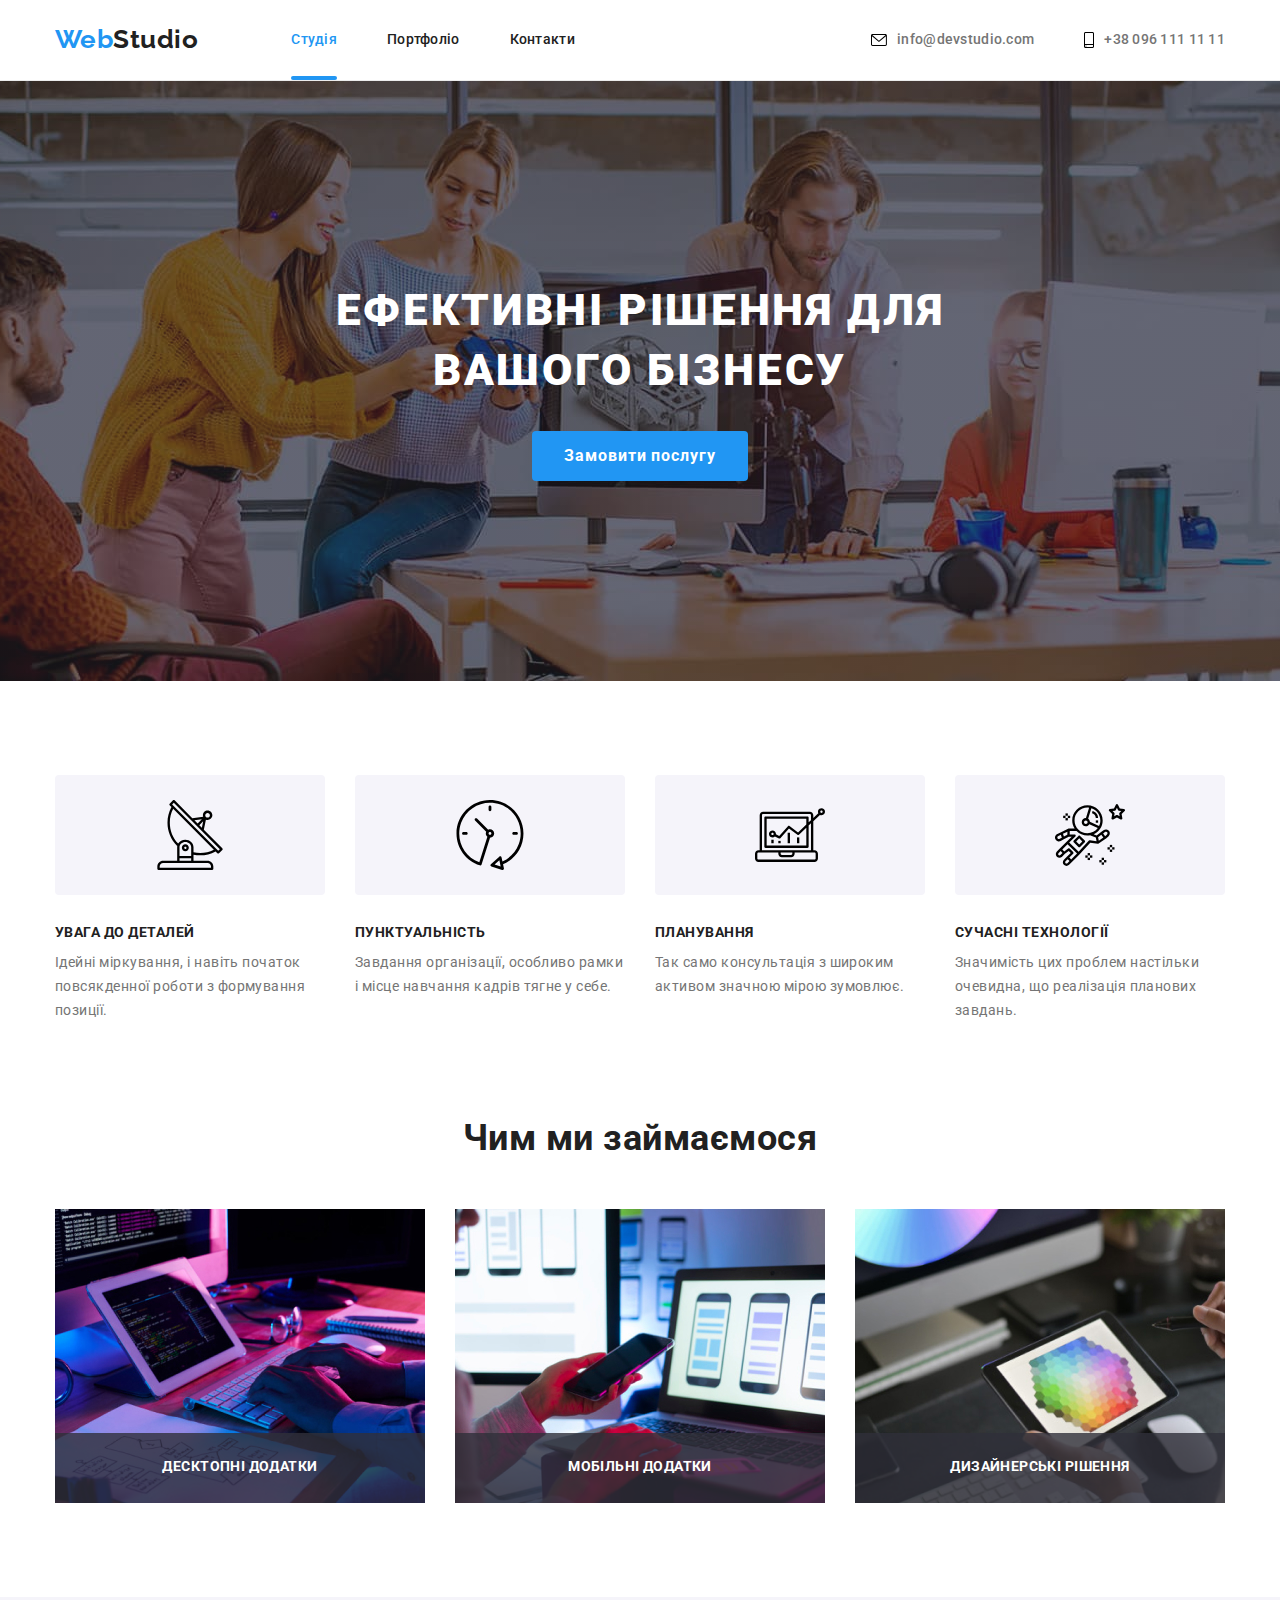
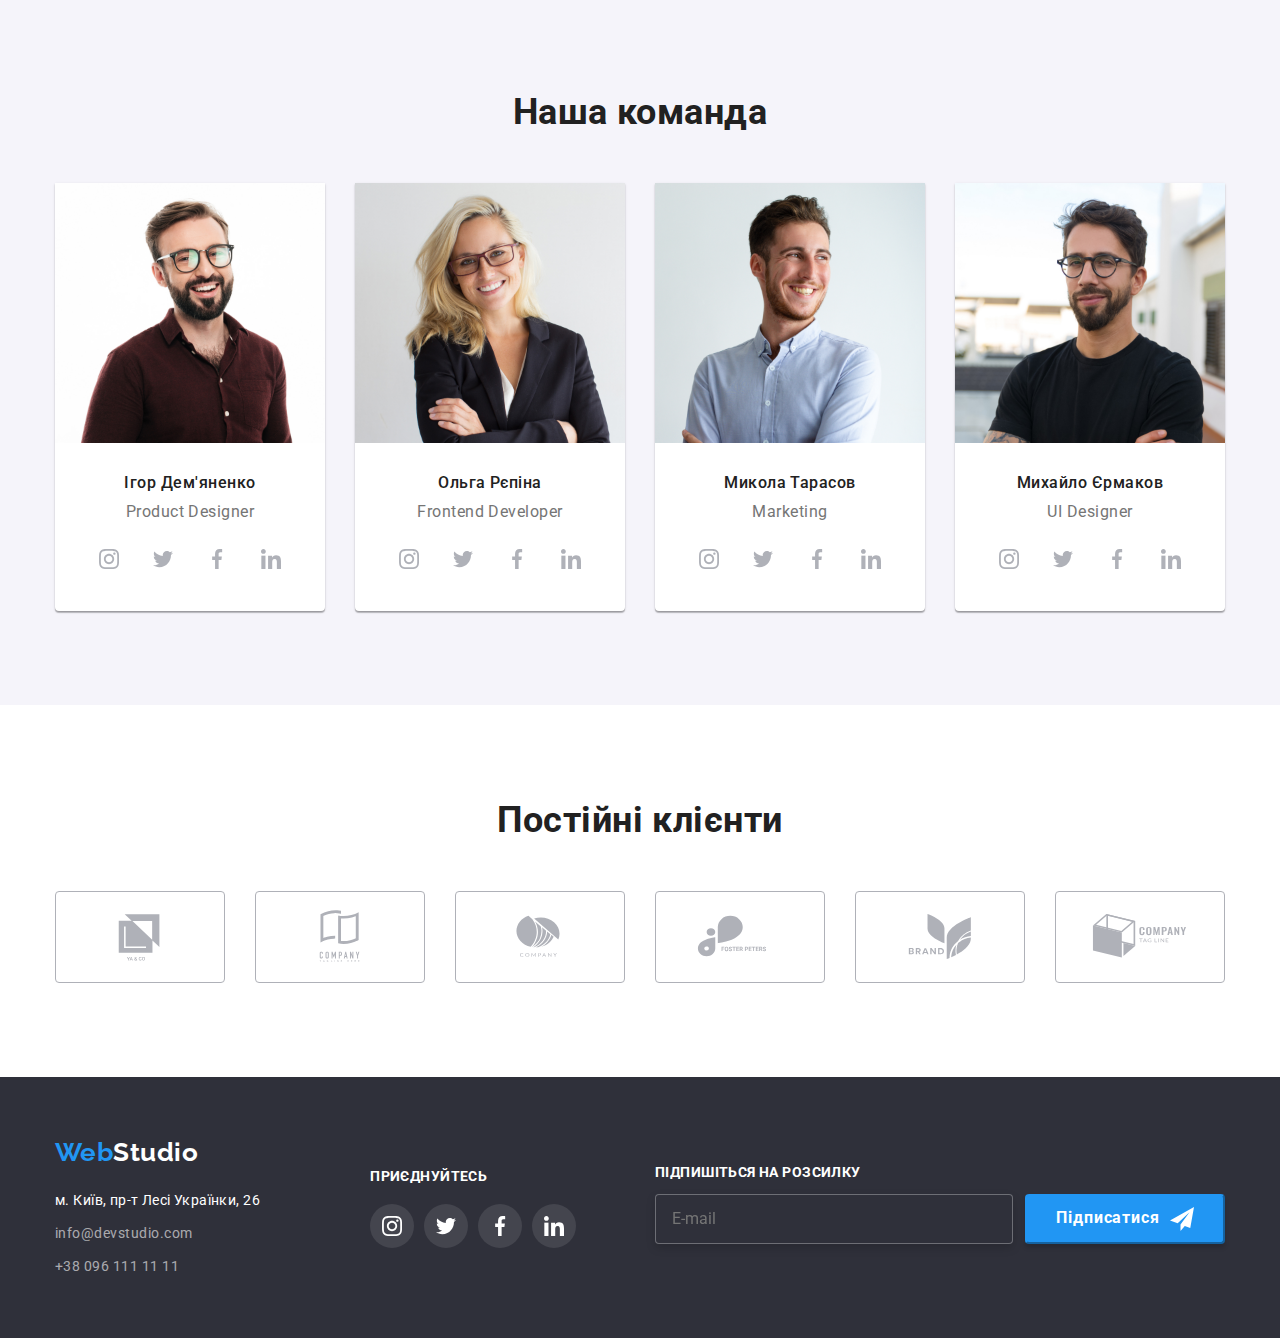
<file: index.html>
<!DOCTYPE html>
<html lang="uk">

<head>
    <meta charset="UTF-8">
    <meta http-equiv="X-UA-Compatible" content="IE=edge">
    <meta name="viewport" content="width=device-width, initial-scale=1.0">
    <title>Document</title>
    <link rel="stylesheet" href="./css/styles.css">
    <link rel="preconnect" href="https://fonts.googleapis.com">
    <link rel="preconnect" href="https://fonts.gstatic.com" crossorigin>
    <link rel="stylesheet"
        href="https://cdnjs.cloudflare.com/ajax/libs/modern-normalize/1.1.0/modern-normalize.min.css">
    <link
        href="https://fonts.googleapis.com/css2?family=Raleway:wght@700&family=Roboto:wght@400;500;700;900&display=swap"
        rel="stylesheet">
    <link rel="stylesheet" href="css/styles.css">
</head>

<body class="page">
    <header class="page-header">
        <nav class="container main-nav">
            <a href="./index.html" class="logo"><span class="logo-first">Web</span>Studio</a>
            <ul class="site-nav list">
                <li class="item"><a class="link current" href="./index.html">Студія</a></li>
                <li class="item"><a class="link" href="./portfolio.html">Портфоліо</a></li>
                <li class="item"><a class="link" href="">Контакти</a></li>
            </ul>
    
            <ul class="auth-nav list">
                <li class="item">
                    <a class="link-contact" href="mailto:info@devstudio.com">
                        <svg class="svg-contact" style="width: 16px; height: 12px">
                            <use href="./images/icons.svg#icon-envelope"></use>
                        </svg>
                        <p>info@devstudio.com</p>
                    </a>
                </li>
                <li class="item">
                    <a class="link-contact" href="tel:+380961111111">
                        <svg class="svg-contact" style="width: 10px; height: 16px">
                            <use href="./images/icons.svg#icon-smartphone"></use>
                        </svg>
                        <p>+38 096 111 11 11</p>
                    </a>
                </li>
            </ul>
        </nav>
    </header>

    <main>
        <section class="section-hero hero">
                <div class="container">
                    <h1 class="hero-title">Ефективні рішення для вашого бізнесу</h1>
                    <button type="button" class="button-hero" data-modal-open>Замовити послугу</button>
                </div>
        </section>

        <section class="section">
            <div class="container">
                <h2 class="visually-hidden">Особливості</h2>
                <ul class="feauture-list">
                    <li class="item">
                        <div class="icon-box">
                            <svg class="icon">
                                <use href="./images/icons.svg#icon-antenna-1"></use>
                            </svg>
                        </div>
                        <h3 class="title">УВАГА ДО ДЕТАЛЕЙ</h3>
                        <p class="text">Ідейні міркування, і навіть початок повсякденної роботи з формування позиції.</p>
                    </li>
                    <li class="item">
                        <div class="icon-box">
                            <svg class="icon">
                                <use href="./images/icons.svg#icon-clock"></use>
                            </svg>
                        </div>

                        <h3 class="title">ПУНКТУАЛЬНІСТЬ</h3>
                        <p class="text">Завдання організації, особливо рамки і місце навчання кадрів тягне у себе.</p>
                    </li>
                    <li class="item">
                        <div class="icon-box">
                            <svg class="icon">
                                <use href="./images/icons.svg#icon-diagram"></use>
                            </svg>
                        </div>

                        <h3 class="title">ПЛАНУВАННЯ</h3>
                        <p class="text">Так само консультація з широким активом значною мірою зумовлює.</p>
                    </li>
                    <li class="item">
                        <div class="icon-box">
                            <svg class="icon">
                                <use href="./images/icons.svg#icon-astronaut"></use>
                            </svg>
                        </div>

                        <h3 class="title">СУЧАСНІ ТЕХНОЛОГІЇ</h3>
                        <p class="text">Значимість цих проблем настільки очевидна, що реалізація планових завдань.</p>
                    </li>
                </ul>
        
            </div>
        </section>

        <section class="section top-padd-minus">
            <div class="container">
                <h2 class="section-title">Чим ми займаємося</h2>
                <ul class="our-work">
                    <li class="item">
                        <img src="./images/img1.jpg" alt="Людина верстає за компьютером" width="370">
                        <div class="shadow-box">
                            <p class="our-work-header">Десктопні додатки</p>
                        </div>
                    </li>
                    <li class="item">
                        <img src="./images/img2.jpg" alt="Людина верстає. Телефон у руці." width="370">
                        <div class="shadow-box">
                            <p class="our-work-header">Мобільні додатки</p>
                        </div>
                
                    </li>
                    <li class="item">
                        <img src="./images/img3.jpg" alt="Людина верстає. Планшет у руці." width="370">
                        <div class="shadow-box">
                            <p class="our-work-header">Дизайнерські рішення</p>
                        </div>
                    </li>
                </ul>
        
            </div>
        </section>

        <section class="section team">
            <div class="container">
                <h2 class="section-title team">Наша команда</h2>
                <ul class="team-list">
                    <li class="item">
                        <img src="./images/img_kom_1.jpg" alt="Фото Ігор Дем'яненко. Product Designer." width="270">
                        <div class="team-name">
                            <h3 class="com-title">Ігор Дем'яненко</h3>
                            <p class="com-text">Product Designer</p>
                            <div class="social-link">
                                <ul class="social-list">
                                    <li class="item">
                                        <a class="item-link-team" href="">
                                            <svg class="svg-social">
                                                <use href="./images/icons.svg#icon-instagram"></use>
                                            </svg>
                                        </a>
                                    </li>
                                    <li class="item">
                                        <a class="item-link-team" href="">
                                            <svg class="svg-social">
                                                <use href="./images/icons.svg#icon-twitter"></use>
                                            </svg>
                                        </a>
                                    </li>
                                    <li class="item">
                                        <a class="item-link-team" href="">
                                            <svg class="svg-social">
                                                <use href="./images/icons.svg#icon-facebook"></use>
                                            </svg>
                                        </a>
                                    </li>
                                    <li class="item">
                                        <a class="item-link-team" href="">
                                            <svg class="svg-social">
                                                <use href="./images/icons.svg#icon-linkedin"></use>
                                            </svg>
                                        </a>
                                    </li>
                                </ul>
                        
                            </div>
                        </div>
                    </li>
                    <li class="item">
                        <img src="./images/img_kom_2.jpg" alt="Фото Ольга Рєпіна. Frontend Developer." width="270">
                        <div class="team-name">
                            <h3 class="com-title">Ольга Рєпіна</h3>
                            <p class="com-text">Frontend Developer</p>
                            <div class="social-link">
                                <ul class="social-list">
                                    <li class="item">
                                        <a class="item-link-team" href="">
                                            <svg class="svg-social">
                                                <use href="./images/icons.svg#icon-instagram"></use>
                                            </svg>
                                        </a>
                                    </li>
                                    <li class="item">
                                        <a class="item-link-team" href="">
                                            <svg class="svg-social">
                                                <use href="./images/icons.svg#icon-twitter"></use>
                                            </svg>
                                        </a>
                                    </li>
                                    <li class="item">
                                        <a class="item-link-team" href="">
                                            <svg class="svg-social">
                                                <use href="./images/icons.svg#icon-facebook"></use>
                                            </svg>
                                        </a>
                                    </li>
                                    <li class="item">
                                        <a class="item-link-team" href="">
                                            <svg class="svg-social">
                                                <use href="./images/icons.svg#icon-linkedin"></use>
                                            </svg>
                                        </a>
                                    </li>
                                </ul>
                        </div>
                    </li>
                    <li class="item">
                        <img src="./images/img_kom_3.jpg" alt="Фото Микола Тарасов. Marketing." width="270">
                        <div class="team-name">
                            <h3 class="com-title">Микола Тарасов</h3>
                            <p class="com-text">Marketing</p>
                            <div class="social-link">
                                <ul class="social-list">
                                    <li class="item">
                                        <a class="item-link-team" href="">
                                            <svg class="svg-social">
                                                <use href="./images/icons.svg#icon-instagram"></use>
                                            </svg>
                                        </a>
                                    </li>
                                    <li class="item">
                                        <a class="item-link-team" href="">
                                            <svg class="svg-social">
                                                <use href="./images/icons.svg#icon-twitter"></use>
                                            </svg>
                                        </a>
                                    </li>
                                    <li class="item">
                                        <a class="item-link-team" href="">
                                            <svg class="svg-social">
                                                <use href="./images/icons.svg#icon-facebook"></use>
                                            </svg>
                                        </a>
                                    </li>
                                    <li class="item">
                                        <a class="item-link-team" href="">
                                            <svg class="svg-social">
                                                <use href="./images/icons.svg#icon-linkedin"></use>
                                            </svg>
                                        </a>
                                    </li>
                                </ul>
                        </div>
                    </li>
                    <li class="item">
                        <img src="./images/img_kom_4.jpg" alt="Фото Михайло Єрмаков. UI Designer." width="270">
                        <div class="team-name">
                            <h3 class="com-title">Михайло Єрмаков</h3>
                            <p class="com-text">UI Designer</p>
                            <div class="social-link">
                                <ul class="social-list">
                                    <li class="item">
                                        <a class="item-link-team" href="">
                                            <svg class="svg-social">
                                                <use href="./images/icons.svg#icon-instagram"></use>
                                            </svg>
                                        </a>
                                    </li>
                                    <li class="item">
                                        <a class="item-link-team" href="">
                                            <svg class="svg-social">
                                                <use href="./images/icons.svg#icon-twitter"></use>
                                            </svg>
                                        </a>
                                    </li>
                                    <li class="item">
                                        <a class="item-link-team" href="">
                                            <svg class="svg-social">
                                                <use href="./images/icons.svg#icon-facebook"></use>
                                            </svg>
                                        </a>
                                    </li>
                                    <li class="item">
                                        <a class="item-link-team" href="">
                                            <svg class="svg-social">
                                                <use href="./images/icons.svg#icon-linkedin"></use>
                                            </svg>
                                        </a>
                                    </li>
                                </ul>
                        </div>
                    </li>
                </ul>        
            </div>
        </section>

        <section class="section">
            <div class="container">
                <h2 class="section-title">Постійні клієнти</h2>
                <ul class="client-list">
                    <li class="item">
                        <a class="client" href="">
                            <svg class="svg-client">
                                <use href="./images/icons.svg#icon-company1"></use>
                            </svg>
                        </a>
                    </li>
                    <li class="item">
                        <a class="client" href="">
                            <svg class="svg-client">
                                <use href="./images/icons.svg#icon-company2"></use>
                            </svg>
                
                        </a>
                    </li>
                    <li class="item">
                        <a class="client" href="">
                            <svg class="svg-client">
                                <use href="./images/icons.svg#icon-company3"></use>
                            </svg>               
                        </a>
                    </li>
                    <li class="item">
                        <a class="client" href="">
                            <svg class="svg-client">
                                <use href="./images/icons.svg#icon-company4"></use>
                            </svg>                
                        </a>
                    </li>
                    <li class="item">
                        <a class="client" href="">
                            <svg class="svg-client">
                                <use href="./images/icons.svg#icon-company5"></use>
                            </svg>               
                        </a>
                    </li>
                    <li class="item">
                        <a class="client" href="">
                            <svg class="svg-client">
                                <use href="./images/icons.svg#icon-company6"></use>
                            </svg>               
                        </a>
                    </li>
                </ul>
            </div>
        </section>    
    </main>

    <footer class="footer">
        <div class="container foot">
            <div class="footer-div">
                <div class="addr">
                    <a href="./index.html" class="logo"><span class="logo-first">Web</span>Studio</a>
                    <address>
                        <ul class="list-footer">
                            <li class="item"><a href="" class="addr-city">м. Київ, пр-т Лесі Українки, 26</a></li>
                            <li class="item"><a href="mailto:info@devstudio.com" class="addr-mail-tel">info@devstudio.com</a></li>
                            <li class="item"><a href="tel:+380961111111" class="addr-mail-tel">+38 096 111 11 11</a></li>
                        </ul>
                    </address>
                
                </div>
                <div class="social-link">
                    <p class="title-social">приєднуйтесь</p>
                    <ul class="social-list">
                        <li class="item">
                            <a class="item-link-footer" href="">
                                <svg class="svg-social" style="width: 20px; height: 20px">
                                    <use href="./images/icons.svg#icon-instagram"></use>
                                </svg>
                            </a>
                        </li>
                        <li class="item">
                            <a class="item-link-footer" href="">
                                <svg class="svg-social" style="width: 20px; height: 20px">
                                    <use href="./images/icons.svg#icon-twitter"></use>
                                </svg>
                            </a>
                        </li>
                        <li class="item">
                            <a class="item-link-footer" href="">
                                <svg class="svg-social" style="width: 20px; height: 20px">
                                    <use href="./images/icons.svg#icon-facebook"></use>
                                </svg>
                            </a>
                        </li>
                        <li class="item">
                            <a class="item-link-footer" href="">
                                <svg class="svg-social" style="width: 20px; height: 20px">
                                    <use href="./images/icons.svg#icon-linkedin"></use>
                                </svg>
                            </a>
                        </li>
                    </ul>
                </div>
                <div class="user-subsc">
                    <p class="title-subsc">Підпишіться на розсилку</p>
                    <div class="box-subsc">
                        <input class="input-subsc" type="email" name="email" id="" placeholder="E-mail">
                        <button type="button" class="button-subsc">
                            <p class="button-subsc-title">Підписатися</p>
                            <svg class="button-subsc-svg">
                                <use href="./images/icons.svg#icon-send"></use>
                            </svg>                        
                        </button>
                    </div>
                </div>
            </div>
        </div>
    </footer>

<div class="backdrop is-hidden" data-modal>
    <div class="modal">
        <buttom class="button-close" data-modal-close>
            <svg class="svg-close">
                <use href="./images/icons.svg#icon-close-black"></use>
            </svg>
        </buttom>

        <form class="modal-form">
            <p class="modal-title">Залиште свої дані, ми вам передзвонимо</p>

            <div class="form-group">
                <label class="modal-label">
                    Ім'я
                    <input class="modal-input" type="text" name="" id="user-name">
                    <svg class="icon-form" width="18px" height="18px">
                        <use href="./images/icons.svg#icon-person"></use>
                    </svg>
                </label>
            </div>
            <div class="form-group">
                <label class="modal-label">
                    Телефон
                    <input class="modal-input" type="tel" name="" id="user-phone">
                    <svg class="icon-form" width="18px" height="18px">
                        <use href="./images/icons.svg#icon-phone"></use>
                    </svg>
                </label>
            </div>
            <div class="form-group">
                <label class="modal-label">
                    Пошта
                    <input class="modal-input" type="email" name="" id="user-email">
                    <svg class="icon-form" width="18px" height="18px">
                        <use href="./images/icons.svg#icon-email"></use>
                    </svg>
                </label>
            </div>
            <div class="form-box">
                <label class="modal-label">
                    Коментар
                    <textarea class="modal-textarea" name="" id="user-comment" placeholder="Введіть текст"></textarea>
                </label>
            </div>

            <div class="form-checked">                
                <label class="checked-label">
                    <input class="checked-input" type="checkbox" name="" id="user-checked">
                    <svg class="svg-check">
                        <use href="./images/icons.svg#icon-chek"></use>
                    </svg>        
                    Погоджуюся з розсилкою та приймаю
                </label>
                <a class="modal-licens" href="#" >&nbsp;Умови договору</a>
            </div>
            <button class="form-btn" type="submit" >Відправити</button>

        </form>
    </div>
</div>
<script src="./js/modal.js"></script>
</body>
</html>
</file>
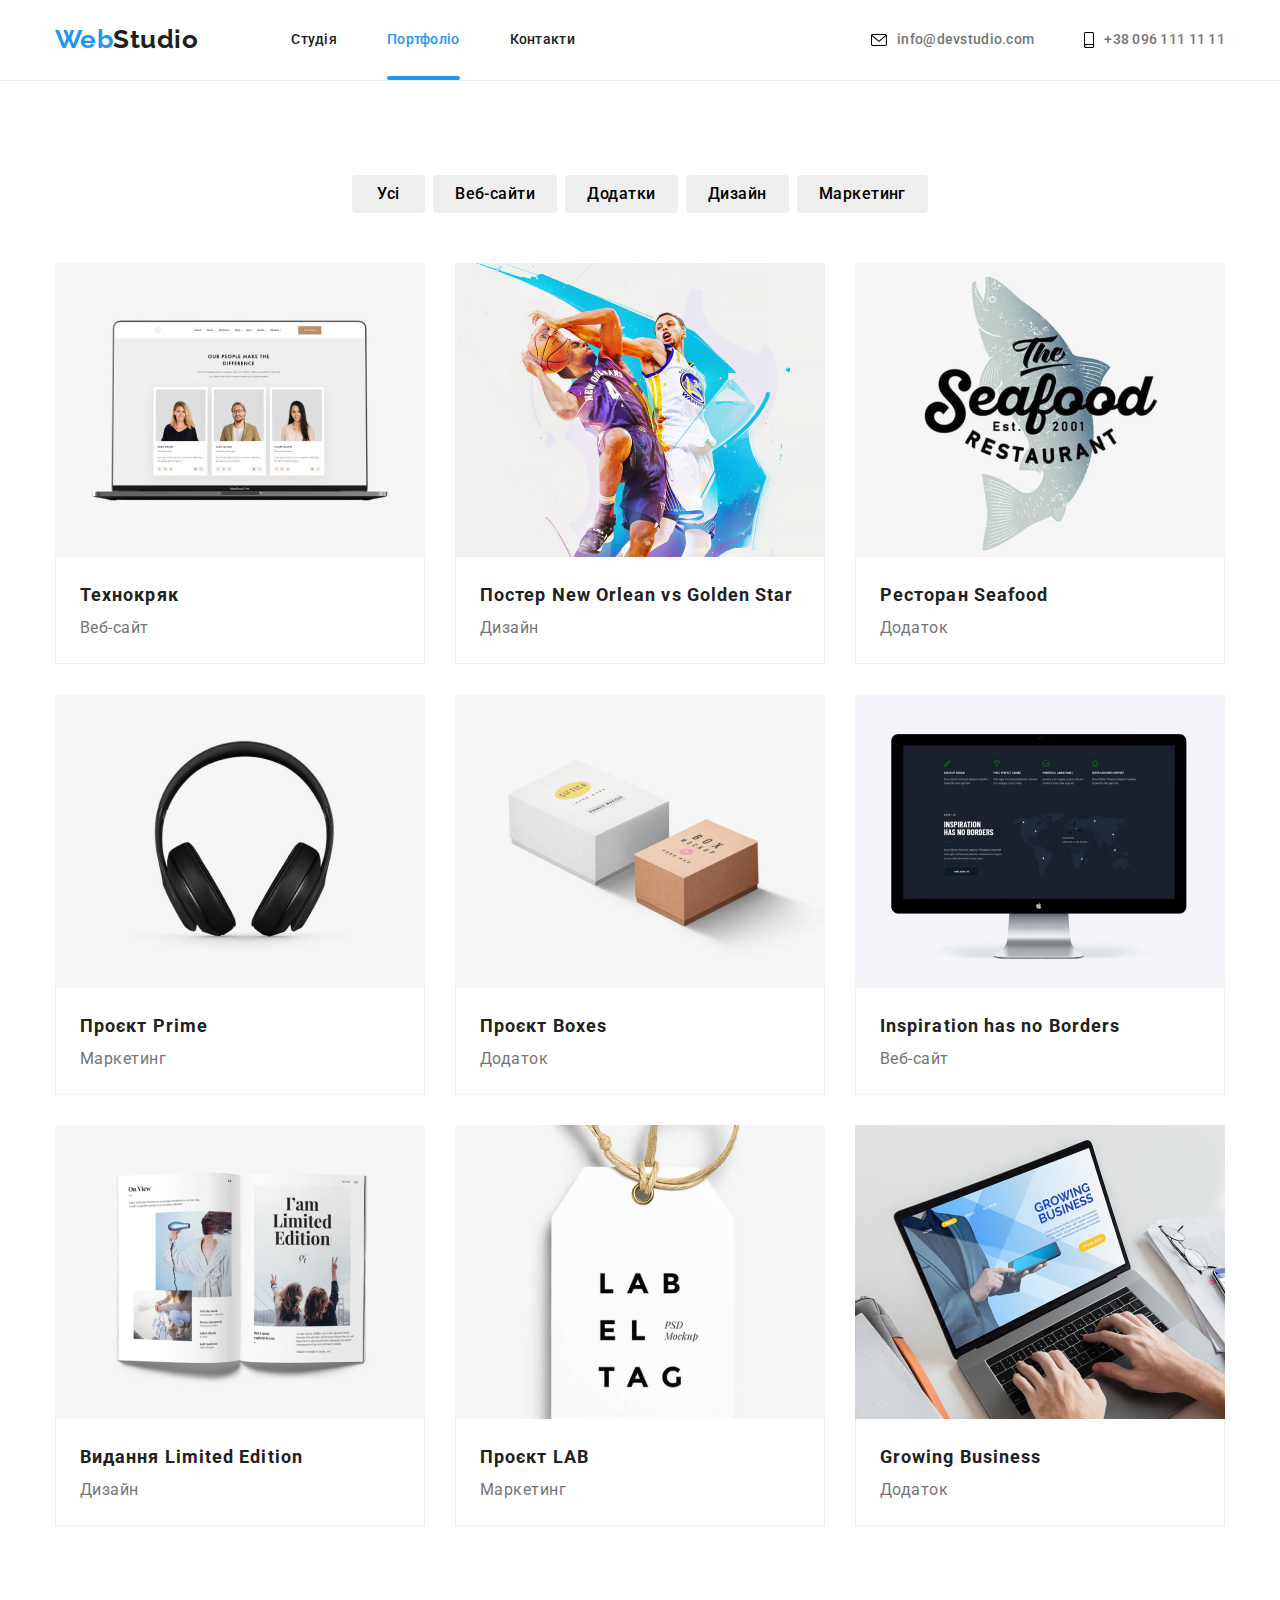
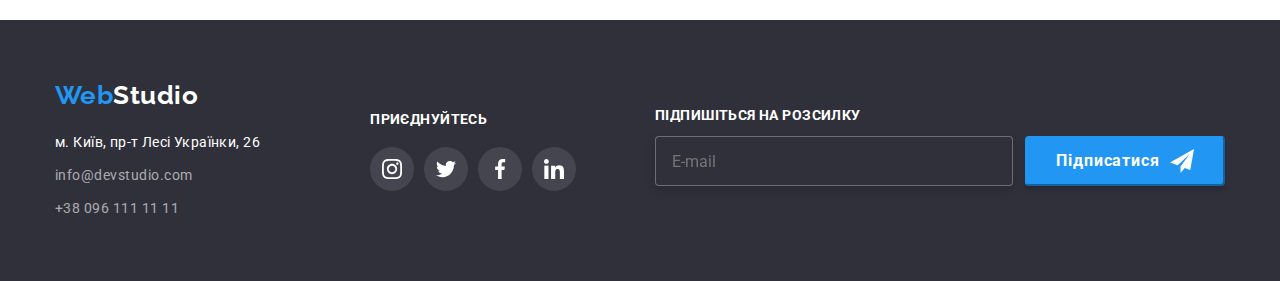
<file: portfolio.html>
<!DOCTYPE html>
<html lang="uk">

<head>
    <meta charset="UTF-8">
    <meta http-equiv="X-UA-Compatible" content="IE=edge">
    <meta name="viewport" content="width=device-width, initial-scale=1.0">
    <title>Document</title>
    <link rel="stylesheet" href="./css/styles.css">
    <link rel="preconnect" href="https://fonts.googleapis.com">
    <link rel="preconnect" href="https://fonts.gstatic.com" crossorigin>
    <link rel="stylesheet" href="https://cdnjs.cloudflare.com/ajax/libs/modern-normalize/1.1.0/modern-normalize.min.css">
    <link rel="stylesheet" href="https://fonts.googleapis.com/css2?family=Raleway:wght@700&family=Roboto:wght@400;500;700;900&display=swap">
    <link rel="stylesheet" href="css/styles.css">
</head>

<body class="page portfolio">
    <header class="page-header">
        <nav class="container main-nav">
            <a href="./index.html" class="logo"><span class="logo-first">Web</span>Studio</a>
            <ul class="site-nav list">
                <li class="item"><a class="link" href="./index.html">Студія</a></li>
                <li class="item"><a class="link current" href="./portfolio.html">Портфоліо</a></li>
                <li class="item"><a class="link" href="">Контакти</a></li>
            </ul>
    
            <ul class="auth-nav list">
                <li class="item">
                    <a class="link-contact" href="mailto:info@devstudio.com">
                        <svg class="svg-contact" style="width: 16px; height: 12px">
                            <use href="./images/icons.svg#icon-envelope"></use>
                        </svg>
                        <p>info@devstudio.com</p>
                    </a>
                </li>
                <li class="item">
                    <a class="link-contact" href="tel:+380961111111">
                        <svg class="svg-contact" style="width: 10px; height: 16px">
                            <use href="./images/icons.svg#icon-smartphone"></use>
                        </svg>
                        <p>+38 096 111 11 11</p>
                    </a>
                </li>
            </ul>
        </nav>
    </header>

    <main>
        <section class="section">
            <div class="container">
                <h1 class="visually-hidden">Portfolio</h1>
                <!--Кпопки  -->
                <ul class="list-buttom">
                    <li class="item"><button class="button">Усі</button></li>
                    <li class="item"><button class="button">Веб-сайти</button></li>
                    <li class="item"><button class="button">Додатки</button></li>
                    <li class="item"><button class="button">Дизайн</button></li>
                    <li class="item"><button class="button">Маркетинг</button></li>
                </ul>
        
                <!-- Елементи портфолио -->
                <ul class="portfolio-list">
                    <li class="item">
                        <a class="card" href="">
                            <div class="portfolio-wrap">
                                <img src="./images/tehnokryak.jpg" alt="Ноутбук із відкритим сайтом" width="370">
                                <p class="shadow-text">
                                    Ресурс пропонує комплексні пропозиції з різним рівнем функціоналу та сервісів. Все це
                                    дозволить відвідувачу
                                    отримати
                                    вичерпні відомості про компанію чи приватну особу.
                                </p>
                            </div>
                            <div class="project">
                                <h2 class="card-header">Технокряк</h2>
                                <p class="card-text">Веб-сайт</p>
                            </div>
                        </a>
                    </li>
                    <li class="item">
                        <a class="card" href="">
                            <div class="portfolio-wrap">
                                <img src="./images/postno.jpg" alt="Баскетболісти грають" width="370">
                                <p class="shadow-text">
                                    Ресурс пропонує комплексні пропозиції з різним рівнем функціоналу та сервісів. Все це
                                    дозволить відвідувачу
                                    отримати
                                    вичерпні відомості про компанію чи приватну особу.
                                </p>
                            </div>
        
                            <div class="project">
                                <h2 class="card-header">Постер New Orlean vs Golden Star</h2>
                                <p class="card-text">Дизайн</p>
        
                            </div>
                        </a>
                    </li>
                    <li class="item">
                        <a class="card" href="">
                            <div class="portfolio-wrap">
        
                                <img src="./images/seafood.jpg" alt="Малюнок риби" width="370">
                                <p class="shadow-text">
                                    Ресурс пропонує комплексні пропозиції з різним рівнем функціоналу та сервісів. Все це
                                    дозволить відвідувачу
                                    отримати
                                    вичерпні відомості про компанію чи приватну особу.
                                </p>
                            </div>
        
                            <div class="project">
                                <h2 class="card-header">Ресторан Seafood</h2>
                                <p class="card-text">Додаток</p>
        
                            </div>
                        </a>
                    </li>
                    <li class="item">
                        <a class="card" href="">
                            <div class="portfolio-wrap">
        
                                <img src="./images/primepr.jpg" alt="Навушники" width="370">
                                <p class="shadow-text">
                                    Ресурс пропонує комплексні пропозиції з різним рівнем функціоналу та сервісів. Все це
                                    дозволить відвідувачу
                                    отримати
                                    вичерпні відомості про компанію чи приватну особу.
                                </p>
                            </div>
        
                            <div class="project">
                                <h2 class="card-header">Проєкт Prime</h2>
                                <p class="card-text">Маркетинг</p>
        
                            </div>
                        </a>
                    </li>
                    <li class="item">
                        <a class="card" href="">
                            <div class="portfolio-wrap">
        
                                <img src="./images/boxes.jpg" alt="Дві коробки" width="370">
                                <p class="shadow-text">
                                    Ресурс пропонує комплексні пропозиції з різним рівнем функціоналу та сервісів. Все це
                                    дозволить відвідувачу
                                    отримати
                                    вичерпні відомості про компанію чи приватну особу.
                                </p>
                            </div>
        
                            <div class="project">
                                <h2 class="card-header">Проєкт Boxes</h2>
                                <p class="card-text">Додаток</p>
        
                            </div>
                        </a>
                    </li>
                    <li class="item">
                        <a class="card" href="">
                            <div class="portfolio-wrap">
                                <img src="./images/monitor.jpg" alt="Монітор" width="370">
                                <p class="shadow-text">
                                    Ресурс пропонує комплексні пропозиції з різним рівнем функціоналу та сервісів. Все це
                                    дозволить відвідувачу
                                    отримати
                                    вичерпні відомості про компанію чи приватну особу.
                                </p>
                            </div>
        
                            <div class="project">
                                <h2 class="card-header">Inspiration has no Borders</h2>
                                <p class="card-text">Веб-сайт</p>
        
                            </div>
                        </a>
                    </li>
                    <li class="item">
                        <a class="card" href="">
                            <div class="portfolio-wrap">
        
                                <img src="./images/book.jpg" alt="Відкрита книга" width="370">
                                <p class="shadow-text">
                                    Ресурс пропонує комплексні пропозиції з різним рівнем функціоналу та сервісів. Все це
                                    дозволить відвідувачу
                                    отримати
                                    вичерпні відомості про компанію чи приватну особу.
                                </p>
                            </div>
        
                            <div class="project">
                                <h2 class="card-header">Видання Limited Edition</h2>
                                <p class="card-text">Дизайн</p>
        
                            </div>
                        </a>
                    </li>
                    <li class="item">
                        <a class="card" href="">
                            <div class="portfolio-wrap">
        
                                <img src="./images/label.jpg" alt="Паперова мітка" width="370">
                                <p class="shadow-text">
                                    Ресурс пропонує комплексні пропозиції з різним рівнем функціоналу та сервісів. Все це
                                    дозволить відвідувачу
                                    отримати
                                    вичерпні відомості про компанію чи приватну особу.
                                </p>
                            </div>
        
                            <div class="project">
                                <h2 class="card-header">Проєкт LAB</h2>
                                <p class="card-text">Маркетинг</p>
        
                            </div>
                        </a>
                    </li>
                    <li class="item">
                        <a class="card" href="">
                            <div class="portfolio-wrap">
        
                                <img src="./images/notebook.jpg" alt="Ноутбук" width="370">
                                <p class="shadow-text">
                                    Ресурс пропонує комплексні пропозиції з різним рівнем функціоналу та сервісів. Все це
                                    дозволить відвідувачу
                                    отримати
                                    вичерпні відомості про компанію чи приватну особу.
                                </p>
                            </div>
        
                            <div class="project">
                                <h2 class="card-header">Growing Business</h2>
                                <p class="card-text">Додаток</p>
        
                            </div>
                        </a>
                    </li>
                </ul>
            </div>
        </section>
    </main>

    <footer class="footer">
        <div class="container foot">
            <div class="footer-div">
                <div class="addr">
                    <a href="./index.html" class="logo"><span class="logo-first">Web</span>Studio</a>
                    <address>
                        <ul class="list-footer">
                            <li class="item"><a href="" class="addr-city">м. Київ, пр-т Лесі Українки, 26</a></li>
                            <li class="item"><a href="mailto:info@devstudio.com" class="addr-mail-tel">info@devstudio.com</a></li>
                            <li class="item"><a href="tel:+380961111111" class="addr-mail-tel">+38 096 111 11 11</a></li>
                        </ul>
                    </address>
                
                </div>
                <div class="social-link">
                    <p class="title-social">приєднуйтесь</p>
                    <ul class="social-list">
                        <li class="item">
                            <a class="item-link-footer" href="">
                                <svg class="svg-social" style="width: 20px; height: 20px">
                                    <use href="./images/icons.svg#icon-instagram"></use>
                                </svg>
                            </a>
                        </li>
                        <li class="item">
                            <a class="item-link-footer" href="">
                                <svg class="svg-social" style="width: 20px; height: 20px">
                                    <use href="./images/icons.svg#icon-twitter"></use>
                                </svg>
                            </a>
                        </li>
                        <li class="item">
                            <a class="item-link-footer" href="">
                                <svg class="svg-social" style="width: 20px; height: 20px">
                                    <use href="./images/icons.svg#icon-facebook"></use>
                                </svg>
                            </a>
                        </li>
                        <li class="item">
                            <a class="item-link-footer" href="">
                                <svg class="svg-social" style="width: 20px; height: 20px">
                                    <use href="./images/icons.svg#icon-linkedin"></use>
                                </svg>
                            </a>
                        </li>
                    </ul>
                </div>
                <div class="user-subsc">
                    <p class="title-subsc">Підпишіться на розсилку</p>
                    <div class="box-subsc">
                        <input class="input-subsc" type="email" name="email" id="" placeholder="E-mail">
                        <button type="button" class="button-subsc">
                            <p class="button-subsc-title">Підписатися</p>
                            <svg class="button-subsc-svg">
                                <use href="./images/icons.svg#icon-send"></use>
                            </svg>                        
                        </button>
                    </div>
                </div>
            </div>
        </div>
    </footer>
    
    <script src="./js/modal.js"></script>
</body>

</html>
</file>
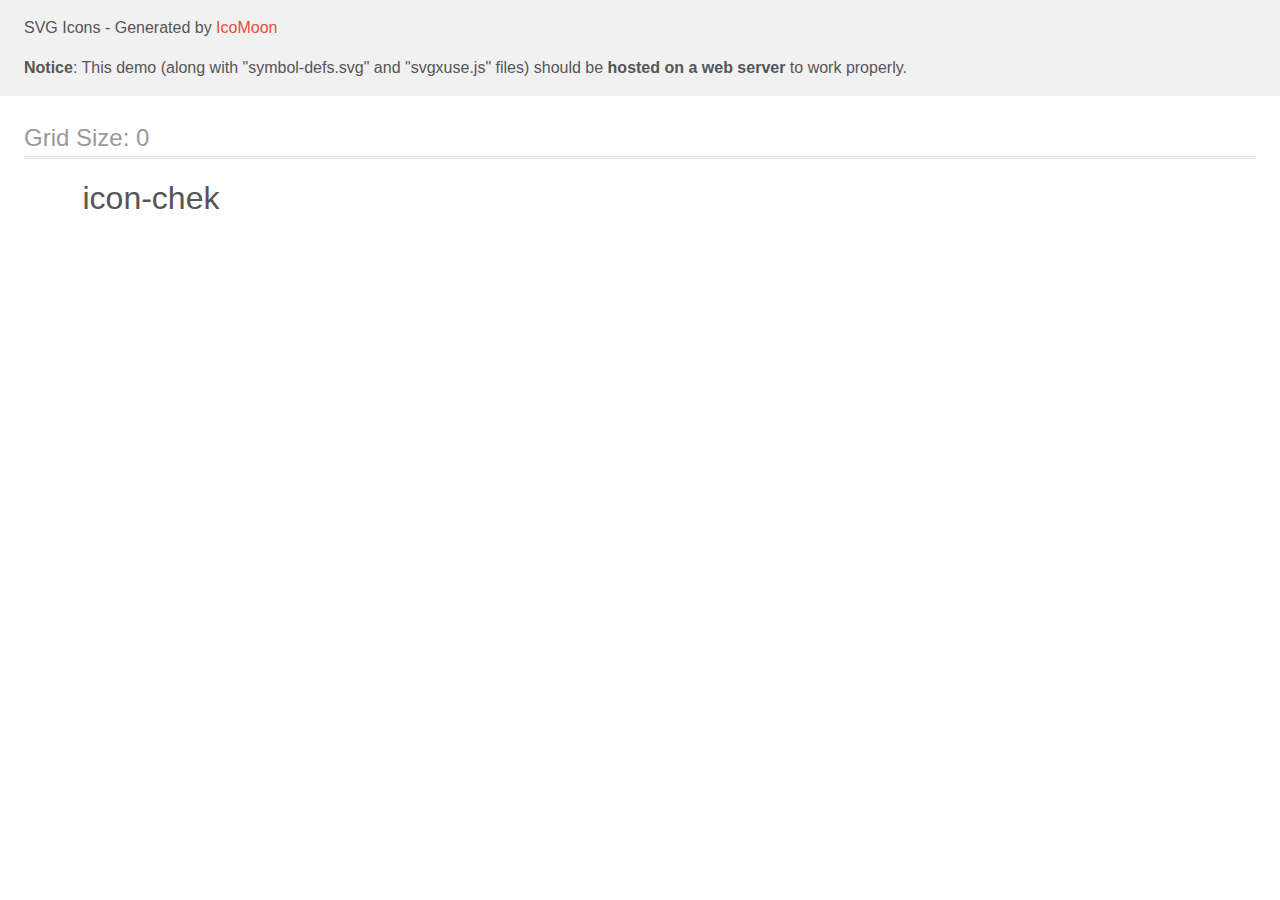
<file: icons/optimize/check/demo-external-svg.html>
<!doctype html>
<html>
<head>
    <title>IcoMoon - SVG Icons</title>
    <meta charset="utf-8">
    <meta name="viewport" content="width=device-width, initial-scale=1">
    <link rel="stylesheet" href="demo-files/demo.css">
    <link rel="stylesheet" href="style.css">
</head>
<body>
<header class="bgc1 clearfix">
<div class="mhl">
    <p>SVG Icons - Generated by <a href="https://icomoon.io/app">IcoMoon</a></p><p><strong>Notice</strong>: This demo (along with "symbol-defs.svg" and "svgxuse.js" files) should be <b>hosted on a web server</b> to work properly.</p>
</div>
</header>
    <div class="clearfix mhl ptl">
        <h1 class="mvm mtn fgc1">Grid Size: 0</h1>
        <div class="glyph fs1">
            <div class="clearfix pbs">
                <svg class="icon icon-chek"><use xlink:href="symbol-defs.svg#icon-chek"></use></svg><span class="name"> icon-chek</span>
            </div>
        </div>
  </div>
<script defer src="svgxuse.js"></script>
</body>
</html>
</file>
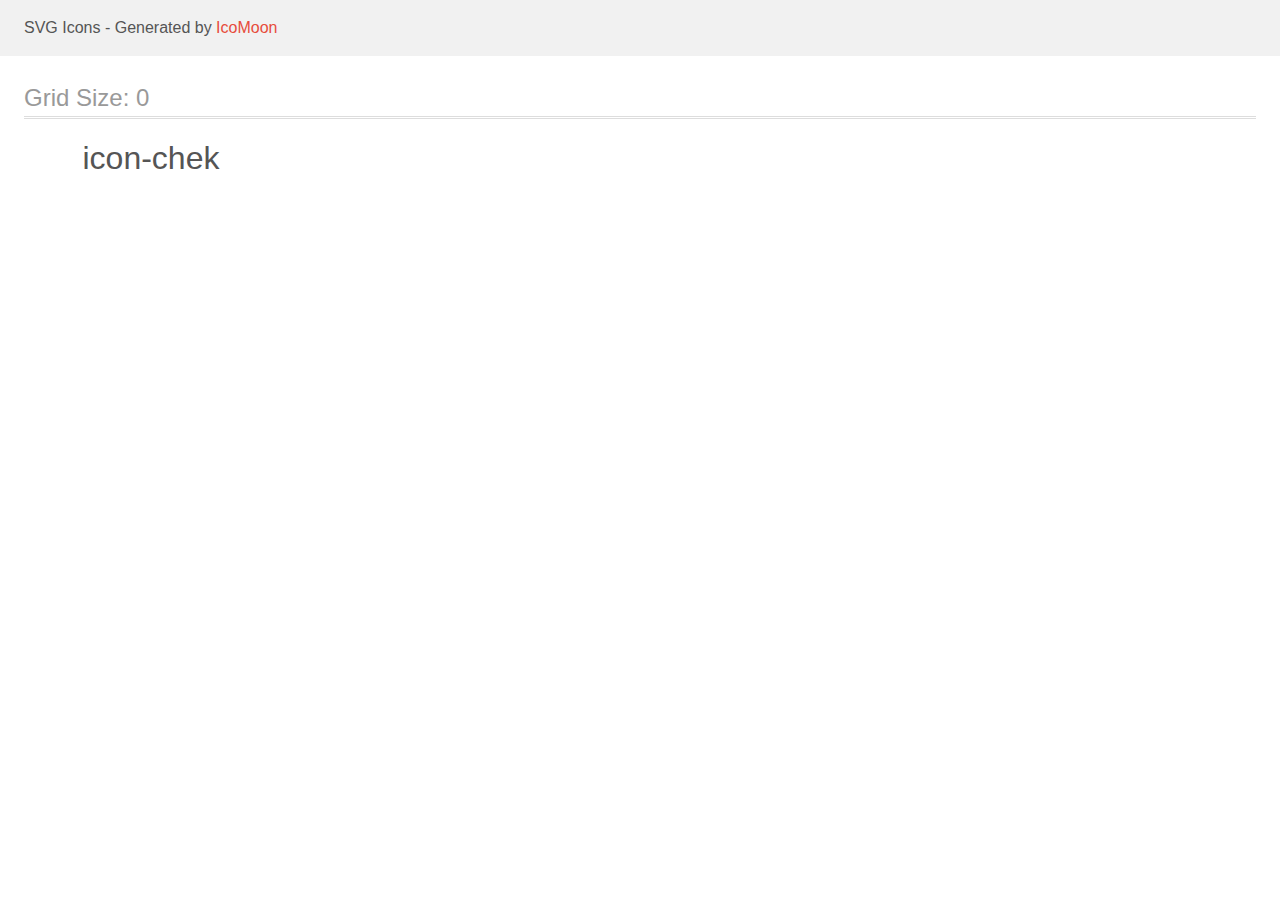
<file: icons/optimize/check/demo.html>
<!doctype html>
<html>
<head>
    <title>IcoMoon - SVG Icons</title>
    <meta charset="utf-8">
    <meta name="viewport" content="width=device-width, initial-scale=1">
    <link rel="stylesheet" href="demo-files/demo.css">
    <link rel="stylesheet" href="style.css">
</head>
<body>
<svg aria-hidden="true" style="position: absolute; width: 0; height: 0; overflow: hidden;" version="1.1" xmlns="http://www.w3.org/2000/svg" xmlns:xlink="http://www.w3.org/1999/xlink">
<defs>
<symbol id="icon-chek" viewBox="0 0 42 32">
<path fill="#fff" style="fill: var(--color1, #fff); stroke: var(--color1, #fff)" stroke="#fff" stroke-linejoin="miter" stroke-linecap="butt" stroke-miterlimit="4" stroke-width="0.64" d="M6.262 15.206l-0.221-0.211-0.221 0.208-3.085 2.925 0.243 0.234 11.408 10.88 0.221-0.211 24.256-23.139-0.243-0.23-3.043-2.902-0.221 0.211-20.97 19.987-8.125-7.75z"></path>
</symbol>
</defs>
</svg>

<header class="bgc1 clearfix">
<div class="mhl">
    <p>SVG Icons - Generated by <a href="https://icomoon.io/app">IcoMoon</a></p>
</div>
</header>
    <div class="clearfix mhl ptl">
        <h1 class="mvm mtn fgc1">Grid Size: 0</h1>
        <div class="glyph fs1">
            <div class="clearfix pbs">
                <svg class="icon icon-chek"><use xlink:href="#icon-chek"></use></svg><span class="name"> icon-chek</span>
            </div>
        </div>
  </div>
<script defer src="svgxuse.js"></script>
</body>
</html>
</file>
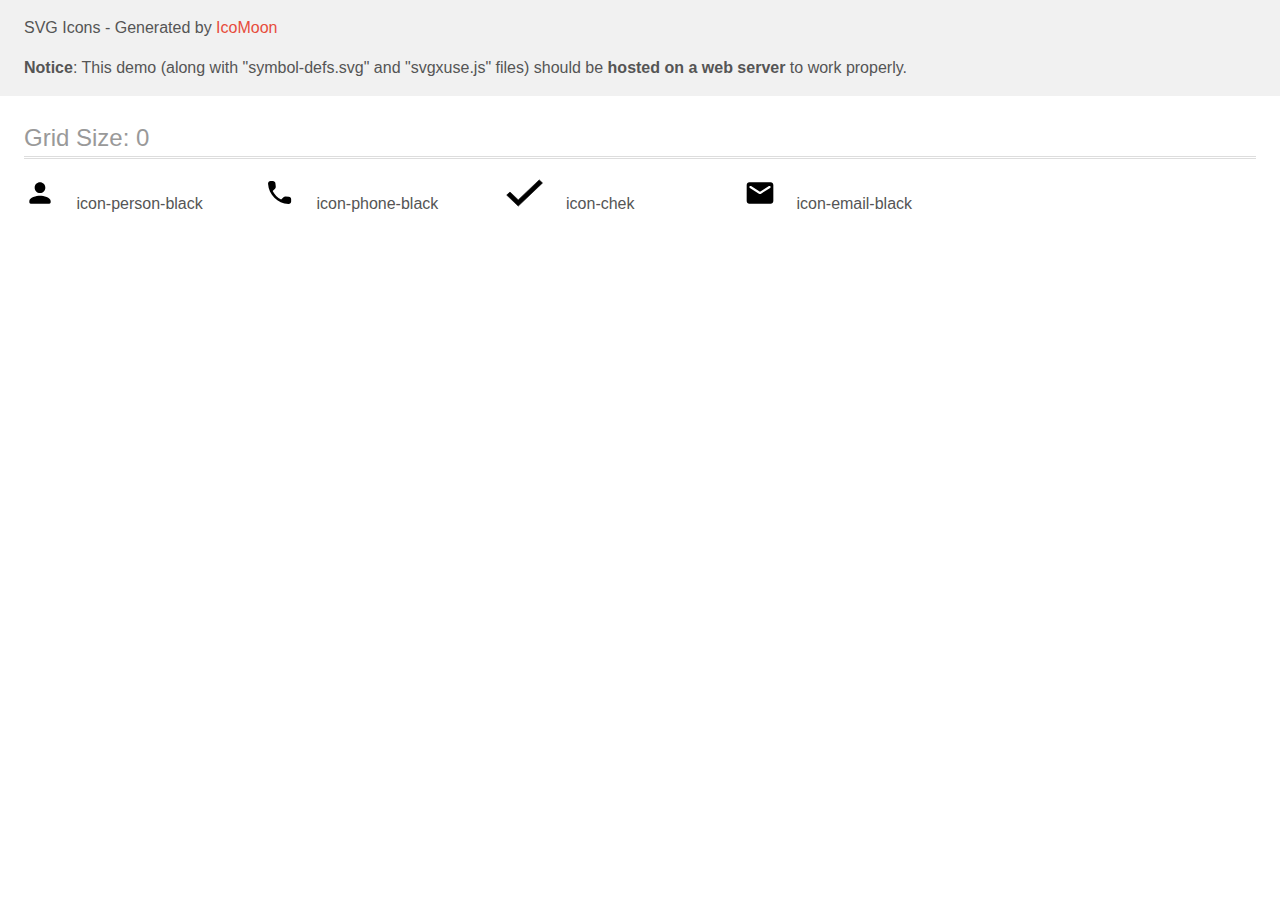
<file: icons/optimize/icomoon/demo-external-svg.html>
<!doctype html>
<html>
<head>
    <title>IcoMoon - SVG Icons</title>
    <meta charset="utf-8">
    <meta name="viewport" content="width=device-width, initial-scale=1">
    <link rel="stylesheet" href="demo-files/demo.css">
    <link rel="stylesheet" href="style.css">
</head>
<body>
<header class="bgc1 clearfix">
<div class="mhl">
    <p>SVG Icons - Generated by <a href="https://icomoon.io/app">IcoMoon</a></p><p><strong>Notice</strong>: This demo (along with "symbol-defs.svg" and "svgxuse.js" files) should be <b>hosted on a web server</b> to work properly.</p>
</div>
</header>
    <div class="clearfix mhl ptl">
        <h1 class="mvm mtn fgc1">Grid Size: 0</h1>
        <div class="glyph fs1">
            <div class="clearfix pbs">
                <svg class="icon icon-person-black"><use xlink:href="symbol-defs.svg#icon-person-black"></use></svg><span class="name"> icon-person-black</span>
            </div>
        </div>
        <div class="glyph fs1">
            <div class="clearfix pbs">
                <svg class="icon icon-phone-black"><use xlink:href="symbol-defs.svg#icon-phone-black"></use></svg><span class="name"> icon-phone-black</span>
            </div>
        </div>
        <div class="glyph fs1">
            <div class="clearfix pbs">
                <svg class="icon icon-chek"><use xlink:href="symbol-defs.svg#icon-chek"></use></svg><span class="name"> icon-chek</span>
            </div>
        </div>
        <div class="glyph fs1">
            <div class="clearfix pbs">
                <svg class="icon icon-email-black"><use xlink:href="symbol-defs.svg#icon-email-black"></use></svg><span class="name"> icon-email-black</span>
            </div>
        </div>
  </div>
<script defer src="svgxuse.js"></script>
</body>
</html>
</file>
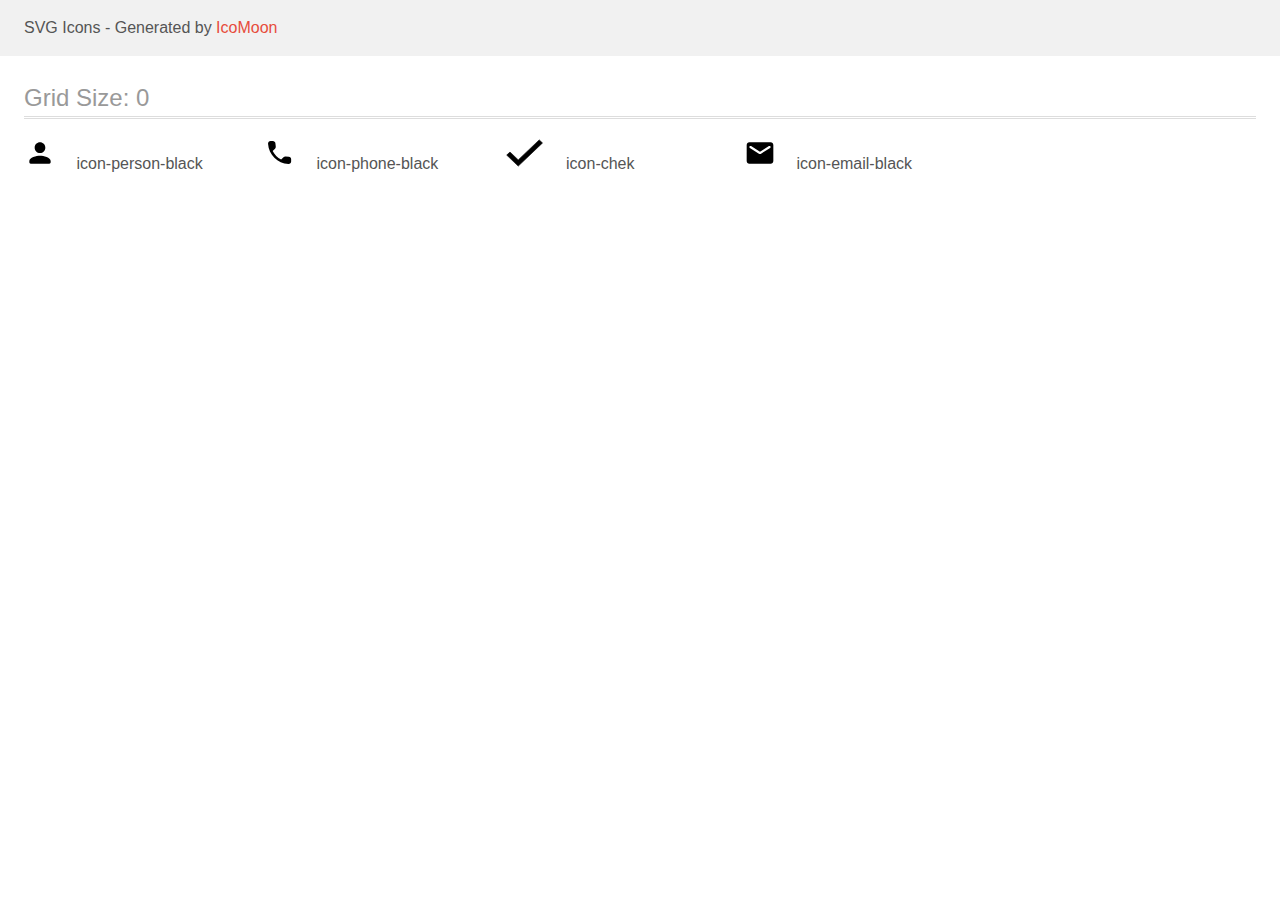
<file: icons/optimize/icomoon/demo.html>
<!doctype html>
<html>
<head>
    <title>IcoMoon - SVG Icons</title>
    <meta charset="utf-8">
    <meta name="viewport" content="width=device-width, initial-scale=1">
    <link rel="stylesheet" href="demo-files/demo.css">
    <link rel="stylesheet" href="style.css">
</head>
<body>
<svg aria-hidden="true" style="position: absolute; width: 0; height: 0; overflow: hidden;" version="1.1" xmlns="http://www.w3.org/2000/svg" xmlns:xlink="http://www.w3.org/1999/xlink">
<defs>
<symbol id="icon-person-black" viewBox="0 0 32 32">
<path d="M16 16c2.947 0 5.333-2.387 5.333-5.333s-2.387-5.333-5.333-5.333c-2.947 0-5.333 2.387-5.333 5.333s2.387 5.333 5.333 5.333zM16 18.667c-3.56 0-10.667 1.787-10.667 5.333v1.333c0 0.733 0.6 1.333 1.333 1.333h18.667c0.733 0 1.333-0.6 1.333-1.333v-1.333c0-3.547-7.107-5.333-10.667-5.333z"></path>
</symbol>
<symbol id="icon-phone-black" viewBox="0 0 32 32">
<path d="M24.882 19.773l-3.268-0.373c-0.785-0.090-1.557 0.18-2.11 0.733l-2.367 2.367c-3.641-1.853-6.626-4.825-8.478-8.478l2.38-2.38c0.553-0.553 0.823-1.325 0.733-2.11l-0.373-3.242c-0.154-1.299-1.248-2.277-2.56-2.277h-2.226c-1.454 0-2.663 1.209-2.573 2.663 0.682 10.987 9.469 19.761 20.443 20.443 1.454 0.090 2.663-1.119 2.663-2.573v-2.226c0.013-1.3-0.965-2.393-2.264-2.547z"></path>
</symbol>
<symbol id="icon-chek" viewBox="0 0 42 32">
<path stroke-linejoin="miter" stroke-linecap="butt" stroke-miterlimit="4" stroke-width="0.64" d="M6.263 15.205l-0.22-0.21-3.307 3.132 11.651 11.114 24.477-23.351-3.285-3.134-21.192 20.197-8.124-7.75z"></path>
</symbol>
<symbol id="icon-email-black" viewBox="0 0 32 32">
<path d="M26.667 5.333h-21.333c-1.467 0-2.653 1.2-2.653 2.667l-0.013 16c0 1.467 1.2 2.667 2.667 2.667h21.333c1.467 0 2.667-1.2 2.667-2.667v-16c0-1.467-1.2-2.667-2.667-2.667zM26.133 11l-9.427 5.893c-0.427 0.267-0.987 0.267-1.413 0l-9.427-5.893c-0.333-0.213-0.533-0.573-0.533-0.96 0-0.893 0.973-1.427 1.733-0.96l8.933 5.587 8.933-5.587c0.76-0.467 1.733 0.067 1.733 0.96 0 0.387-0.2 0.747-0.533 0.96z"></path>
</symbol>
</defs>
</svg>

<header class="bgc1 clearfix">
<div class="mhl">
    <p>SVG Icons - Generated by <a href="https://icomoon.io/app">IcoMoon</a></p>
</div>
</header>
    <div class="clearfix mhl ptl">
        <h1 class="mvm mtn fgc1">Grid Size: 0</h1>
        <div class="glyph fs1">
            <div class="clearfix pbs">
                <svg class="icon icon-person-black"><use xlink:href="#icon-person-black"></use></svg><span class="name"> icon-person-black</span>
            </div>
        </div>
        <div class="glyph fs1">
            <div class="clearfix pbs">
                <svg class="icon icon-phone-black"><use xlink:href="#icon-phone-black"></use></svg><span class="name"> icon-phone-black</span>
            </div>
        </div>
        <div class="glyph fs1">
            <div class="clearfix pbs">
                <svg class="icon icon-chek"><use xlink:href="#icon-chek"></use></svg><span class="name"> icon-chek</span>
            </div>
        </div>
        <div class="glyph fs1">
            <div class="clearfix pbs">
                <svg class="icon icon-email-black"><use xlink:href="#icon-email-black"></use></svg><span class="name"> icon-email-black</span>
            </div>
        </div>
  </div>
<script defer src="svgxuse.js"></script>
</body>
</html>
</file>
<file: css/styles.css>
/* #757575 основной цвет текста обзацев  */
/* #212121 основной зоголовков */
/* #2196F3 цвет выделения */
/* #F5F5F5; основной цвет фона  */
/* #F5F4FA вторичный цвет фона */
/* #FFFFFF цвет фона хэдера */
/* #2F303A колір футера */
/* #F5F4FA колір bg кпопок */
/*  */
:root {
  --primary-text-color: #757575;
  --title-text-color: #212121;
  --select-text-color: #2196f3;
  --addr-color-tel-mail: rgba(255, 255, 255, 0.6);
  --addr-color-city: #ffffff;
  --footer-bg-color: #2f303a;
  --second-color-logo-footer: #ffffff;
  --button-bg-color: #f5f4fa;
  --button-text-color: #212121;
  --button-select-color: #2196f3;
  --button-select-text-color: #ffffff;
  --bg-team-section-color: #f5f4fa;
}

ul {
  list-style: none;
  padding: 0;
  margin: 0;
}

a {
  text-decoration: none;
  color: inherit;
}

h1,
h2,
h3,
h4,
h5,
h6 {
  margin: 0;
}

p {
  margin: 0;
}

address {
  font-style: normal;
}

button {
  font-family: inherit;
  padding: 0;
  margin: 0;
}

img {
  display: block;
  max-width: 100%;
  height: auto;
}

.visually-hidden {
  position: absolute;
  white-space: nowrap;
  width: 1px;
  height: 1px;
  overflow: hidden;
  border: 0;
  padding: 0;
  clip: rect(0 0 0 0);
  clip-path: inset(50%);
  margin: -1px;
}

.container {
  margin-left: auto;
  margin-right: auto;
  padding-left: 15px;
  padding-right: 15px;

  width: 1200px;
}

.page {
  color: var(--primary-text-color);
  background-color: #f5f5f5;
  font-family: Roboto, sans-serif;
  letter-spacing: 0.03em;
}

.page.portfolio {
  background-color: #ffffff;
}

/* ЛОГО */
.logo {
  display: block;
  margin-right: 93px;

  color: var(--title-text-color);
  font-weight: 700;
  font-size: 26px;
  line-height: 1.2;
  font-family: Raleway, sans-serif;
}

.logo-first {
  color: var(--select-text-color);
}

.footer .logo {
  margin-bottom: 20px;

  color: var(--second-color-logo-footer);
}

/* Header та навігація */
.page-header {
  color: var(--title-text-color);
  background-color: var(--button-select-text-color);
  border: transparent;
  border-bottom: 1px solid #ececec;
}

.site-nav {
  display: flex;
}

.site-nav .item:not(:last-child) {
  margin-right: 50px;
}

.site-nav .link {
  position: relative;

  display: block;
  padding: 32px 0;

  color: var(--title-text-color);
  font-weight: 500;
  font-size: 14px;
  line-height: 1.14;
  letter-spacing: 0.02em;

  transition: color 250ms cubic-bezier(0.4, 0, 0.2, 1);
}

.link.current::after {
  content: "";

  position: absolute;
  left: 0;
  bottom: 0;

  display: block;
  width: 100%;
  height: 4px;
  background: var(--button-select-color);
  border-radius: 2px;

  opacity: 1;
  transition: opacity 250ms cubic-bezier(0.4, 0, 0.2, 1);
}

.link:hover,
.link:focus {
  color: var(--select-text-color);
}

.site-nav .link.current {
  color: var(--select-text-color);
}

.auth-nav {
  display: flex;
  margin-left: auto;
}

.auth-nav .item {
  display: flex;
}

.link-contact {
  display: flex;
  padding: 32px 0;

  color: var(--primary-text-color);
  font-weight: 500;
  font-size: 14px;
  line-height: 1.14;
  letter-spacing: 0.02em;

  transition: color 250ms cubic-bezier(0.4, 0, 0.2, 1);
}

.svg-contact {
  margin-right: 10px;
  margin-top: auto;
  margin-bottom: auto;
  transition: fill 250ms cubic-bezier(0.4, 0, 0.2, 1);
}

.link-contact:hover,
.link-contact:focus {
  color: var(--select-text-color);
  fill: var(--select-text-color);
}

.auth-nav .item:not(:last-child) {
  margin-right: 50px;
}

.auth-nav .link:hover,
.auth-nav .link:focus {
  color: var(--select-text-color);
}

.main-nav {
  display: flex;
  align-items: center;
}

/* Герой */
.hero {
  color: black;
  text-align: center;
}

.section-hero {
  max-width: 1600px;
  height: 600px;
  background-image: linear-gradient(
      to right,
      rgba(47, 48, 58, 0.4),
      rgba(47, 48, 58, 0.4)
    ),
    url("../images/hero.jpg");
  background-position: 50% 50%;
  padding-top: 200px;
  padding-bottom: 200px;
  margin-left: auto;
  margin-right: auto;
  background-position: center;
  background-repeat: no-repeat;
  background-size: cover;
}

.hero-title {
  /* box-sizing: border-box; */
  display: block;
  width: 696px;
  margin-right: auto;
  margin-left: auto;
  margin-bottom: 30px;

  font-weight: 900;
  font-size: 44px;
  line-height: 1.36;
  text-align: center;
  letter-spacing: 0.06em;
  text-transform: uppercase;
  color: var(--button-select-text-color);
}

/* Секція  */
.section {
  padding-top: 94px;
  padding-bottom: 94px;
  background-color: var(--button-select-text-color);
}

.section h1,
.section h2,
.section h3 {
  color: var(--title-text-color);
}

.section-title {
  margin-bottom: 50px;

  font-weight: 700;
  font-size: 36px;
  line-height: 1.17;
  text-align: center;
}

.our-work {
  display: flex;
  flex-wrap: wrap;
}

.our-work .item:not(:last-child) {
  margin-right: 30px;
}

.section.top-padd-minus {
  padding-top: 0;
}

.our-work .item {
  position: relative;
}

.our-work .shadow-box {
  position: absolute;
  display: block;
  bottom: 0;
  padding-top: 25px;
  width: 370px;
  height: 70px;
  justify-content: center;
  letter-spacing: 0.03em;
  background: rgba(47, 48, 58, 0.8);
}

.our-work .our-work-header {
  font-weight: 700;
  font-size: 14px;
  line-height: 16px;
  letter-spacing: 0.03em;
  text-align: center;
  text-transform: uppercase;
  color: #ffffff;
}

.feauture-list {
  display: flex;
  flex-wrap: wrap;
}

.icon-box {
  display: flex;
  width: 270px;
  height: 120px;
  background-color: #f5f4fa;
  justify-content: center;
  border-radius: 4px;
  margin-bottom: 30px;
}

.icon {
  display: inline-block;

  height: 70px;
  width: 70px;
  margin-top: auto;
  margin-bottom: auto;
}

.feauture-list .item {
  width: 270px;
}

.feauture-list .item:not(:last-child) {
  margin-right: 30px;
}

.feauture-list .title {
  margin-bottom: 10px;

  font-weight: 700;
  font-size: 14px;
  line-height: 1.14;
  text-transform: uppercase;
}

.feauture-list .text {
  font-weight: 400;
  line-height: 1.71;
  font-size: 14px;
}

.section.team {
  background-color: var(--bg-team-section-color);
}

.team-list {
  display: flex;
  flex-wrap: wrap;
}

.team-list > .item {
  background-color: var(--button-select-text-color);
  box-shadow: 0px 1px 3px rgba(0, 0, 0, 0.12), 0px 1px 1px rgba(0, 0, 0, 0.14),
    0px 2px 1px rgba(0, 0, 0, 0.2);
  border-radius: 0px 0px 4px 4px;
}

.team-list .team-name {
  padding-top: 30px;
  padding-bottom: 30px;
}

.team-list .item:not(:last-child) {
  margin-right: 30px;
}

.team-list .com-title {
  margin-bottom: 10px;

  font-weight: 500;
  font-size: 16px;
  line-height: 1.2;
  text-align: center;
}

.team-list .com-text {
  font-weight: 400;
  text-align: center;
  font-size: 16px;
  line-height: 1.2;
  margin-bottom: 16px;
}

.team .social-list {
  margin-left: 32px;
}

.svg-social {
  width: 20px;
  height: 20px;
}

.client-list {
  display: flex;
  flex-wrap: wrap;
}

.client-list .item:not(:last-child) {
  margin-right: 30px;
}
.client-list .item {
  display: flex;
}

.item .client {
  display: flex;
  width: 170px;
  height: 92px;
  justify-content: center;
  align-content: center;
  border: 1px solid #afb1b8;
  border-radius: 4px;
  fill: #afb1b8;
  transition: border-color 250ms cubic-bezier(0.4, 0, 0.2, 1),
    fill 250ms cubic-bezier(0.4, 0, 0.2, 1);
}

.item .client:hover,
.item .client:focus {
  border: 1px solid var(--select-text-color);
  fill: var(--select-text-color);
}

.svg-client {
  display: inline-block;
  width: 106px;
  height: 60px;
  margin-top: auto;
  margin-bottom: auto;
}

/* FOOTER */
.footer {
  background-color: var(--footer-bg-color);
  padding-top: 60px;
  padding-bottom: 60px;
}

.footer-div {
  display: flex;
  align-items: center;
  justify-content: space-between;
}


.footer-div .addr {
  display: block;
  min-width: 231px;
  /* margin-right: 70px; */
}

.social-link .title-social {
  margin-bottom: 20px;

  font-style: normal;
  font-weight: 700;
  font-size: 14px;
  line-height: 16px;
  letter-spacing: 0.03em;
  text-transform: uppercase;
  color: var(--addr-color-city);
}

.team .social-list {
  display: flex;
  margin-left: 32px;
}
.social-link{
  display: block;
  min-width: 206px;

}

.social-list {
  display: flex;
}

.social-list .item {
  display: flex;
}

.social-list .item:not(:last-child) {
  margin-right: 10px;
}

.social-list .item-link-footer {
  display: flex;
  width: 44px;
  height: 44px;
  background: rgba(255, 255, 255, 0.1);
  border-radius: 50%;
  box-shadow: none;
  justify-content: center;
  align-items: center;
  fill: #ffffff;
  transition: background-color 250ms cubic-bezier(0.4, 0, 0.2, 1);
}

.social-list .item-link-footer:hover,
.social-list .item-link-footer:focus {
  background: var(--select-text-color);
}

.social-list .item-link-team {
  display: flex;
  width: 44px;
  height: 44px;
  border-radius: 50%;
  justify-content: center;
  align-items: center;
  box-shadow: none;
  fill: #afb1b8;
  transition: background-color 250ms cubic-bezier(0.4, 0, 0.2, 1),
    fill 250ms cubic-bezier(0.4, 0, 0.2, 1);
}

.social-list .item-link-team:hover,
.social-list .item-link-team:focus {
  background: var(--select-text-color);
  fill: var(--button-select-text-color);
}

.container.foot {
  display: block;
}

.list-footer {
  display: block;
}

.list-footer .item:not(:last-child) {
  margin-bottom: 9px;
}

.list-footer .addr-mail-tel {
  font-style: normal;
  font-weight: 400;
  font-size: 14px;
  line-height: 1.71;
  color: var(--addr-color-tel-mail);
  transition: color 250ms cubic-bezier(0.4, 0, 0.2, 1);
}

.list-footer .addr-mail-tel:hover,
.list-footer .addr-mail-tel:focus {
  color: var(--select-text-color);
}

.addr-city {
 font-weight: 400; 
 font-size: 14px;
 line-height: 1.71;
 letter-spacing: 0.03em;
  color: var(--addr-color-city);
  background: #2f303a;
  transition: color 250ms cubic-bezier(0.4, 0, 0.2, 1);
}


.list-footer .addr-city:hover,
.list-footer .addr-city:focus {
  color: var(--select-text-color);
}

/* Button */
.hero .button-hero {
  border-radius: 4px;
  border: none;
  padding: 10px 32px;
  min-width: 216px;

  color: var(--button-select-text-color);
  background-color: var(--button-select-color);
  font-size: 16px;
  font-weight: 700;
  text-align: center;
  line-height: 1.88;
  letter-spacing: 0.06em;
  cursor: pointer;
}

.list-buttom {
  display: flex;
  justify-content: center;
  margin-bottom: 50px;
}

.list-buttom .item:not(:last-child) {
  margin-right: 8px;
}

.list-buttom.item {
  display: block;
  text-align: center;
}

.button {
  border-radius: 4px;
  border: none;
  padding: 6px 22px;
  min-width: 73px;

  font-weight: 500;
  font-size: 16px;
  line-height: 1.62;
  text-align: center;
  letter-spacing: 0.03em;

  transition: color 250ms cubic-bezier(0.4, 0, 0.2, 1),
    background-color 250ms cubic-bezier(0.4, 0, 0.2, 1),
    box-shad 250ms cubic-bezier(0.4, 0, 0.2, 1);
}

.button:hover,
.button:focus {
  color: var(--button-select-text-color);
  background-color: var(--button-select-color);
  box-shadow: 0px 3px 1px rgba(0, 0, 0, 0.1), 0px 1px 2px rgba(0, 0, 0, 0.08),
    0px 2px 2px rgba(0, 0, 0, 0.12);
    cursor: pointer;
}

/* Картки портфоліо */
.card {
  color: var(--primary-text-color);
}

.shadow-text {
  display: inline-block;
  position: absolute;
  top: 0;
  left: 0;

  width: 370px;
  height: 294px;
  padding: 63px 24px;

  font-weight: 400;
  font-size: 18px;
  line-height: 28px;
  letter-spacing: 0.03em;

  color: #ffffff;
  background: rgba(33, 150, 243, 0.9);

  transform: translateY(100%);
  transition: transform 250ms cubic-bezier(0.4, 0, 0.2, 1);
}
.portfolio-wrap {
  position: relative;
  overflow: hidden;
}
.portfolio-list .item {
  transition: shadow 250ms cubic-bezier(0.4, 0, 0.2, 1);
}

.portfolio-list .item:hover .shadow-text,
.portfolio-list .item:focus .shadow-text {
  transform: translateY(0%);
}

.portfolio-list .item:hover,
.portfolio-list .item:focus {
  box-shadow: 0px 1px 1px rgba(0, 0, 0, 0.12), 0px 4px 4px rgba(0, 0, 0, 0.06),
    1px 4px 6px rgba(0, 0, 0, 0.16);
}

.card .card-header {
  color: var(--title-text-color);
  font-size: 18px;
  line-height: 2;
  letter-spacing: 0.06em;
  font-weight: 700;
}

.card .card-text {
  font-size: 16px;
  line-height: 1.88;
  font-weight: 400;
}

.portfolio-list {
  display: flex;
  flex-wrap: wrap;
  gap: 30px;
}

.portfolio-list .project {
  padding: 20px 24px;
  border: 1px solid #eeeeee;
  border-top: transparent;
}

.backdrop {
  position: fixed;

  top: 0;
  left: 0;
  width: 100%;
  height: 100%;
  background: rgba(0, 0, 0, 0.2);
  opacity: 1;
  transition: transform 250ms cubic-bezier(0.4, 0, 0.2, 1),
    opacity 250ms cubic-bezier(0.4, 0, 0.2, 1);
  transform: scale(1);
}

.backdrop.is-hidden {
  opacity: 0;
  pointer-events: none;
  transform: scale(0);
}

.modal {
  min-width: 528px;
  min-height: 581px;
  background: #ffffff;
  padding: 40px 40px;
  display: flex;
  flex-direction: column;
  position: absolute;
   top: 50%;
  left: 50%;
  transform: translate(-50%, -50%);
  box-shadow: 0px 1px 3px rgba(0, 0, 0, 0.12), 0px 1px 1px rgba(0, 0, 0, 0.14),
    0px 2px 1px rgba(0, 0, 0, 0.2);
  border-radius: 4px;
}


.button-close {
  position: absolute;
  top: 8px;
  right: 8px;
  padding: 6px;
  display: flex;
  width: 30px;
  height: 30px;
  background: #ffffff;
  border-radius: 50%;
  border: 1px solid rgba(0, 0, 0, 0.1);
}

.svg-close {
  display: inline-block;
  width: 18px;
  height: 18px;
  fill: #000000;
  transition: fill 250ms cubic-bezier(0.4, 0, 0.2, 1);

}

.button-close:hover .svg-close,
.button-close:focus .svg-close{
  fill: var(--button-select-color);
  cursor: pointer;
}

.modal-title {
  display: block;
  margin-bottom: 12px;
  font-weight: 700;
  font-size: 20px;
  line-height: 1.15;
  text-align: center;
  letter-spacing: 0.03em;

  color: #212121;

}
.modal-label {
  display: block;
  margin-bottom: 10px;
  font-weight: 400;
  font-size: 12px;
  line-height: 1.17;
  letter-spacing: 0.01em;

  color: #757575;
}
.modal-label:last-child{
  margin-bottom: 0;
}

.modal-input,
.modal-textarea {
  margin-top: 4px;

  border: 1px solid rgba(33, 33, 33, 0.2);
  border-radius: 4px;
  width: 100%;

  transition: border-color 250ms cubic-bezier(0.4, 0, 0.2, 1);
}

.modal-input {
  display: block;
  margin-bottom: 10px;
  padding: 11px 12px 11px 42px;
  outline: transparent;
}

.modal-textarea {
  padding: 11px 16px;
  height: 120px;
  resize: none;
  outline: transparent;
}
.modal-textarea::placeholder {
  font-weight: 400;
  font-size: 12px;
  line-height: 1.17;
  letter-spacing: 0.01em;

  color: #757575;
}

.form-group {
  position: relative;
  margin-bottom: 10px;
}

.icon-form {
  position: absolute;
  top: 50%;
  left: 12px;
  fill: #000000;
  transition: fill 250ms cubic-bezier(0.4, 0, 0.2, 1);
}

.modal-input:focus + .icon-form,
.modal-input:hover + .icon-form {
  fill: var(--button-select-color);
}

.modal-input:focus,
.modal-input:hover,
.modal-textarea:focus,
.modal-textarea:hover {
  border-color: var(--button-select-color);
  cursor: pointer;
}


.form-btn {
  display: block;
  margin-left: auto;
  margin-right: auto;
  margin-top: 20px;
  width: 200px;
  height: 50px;

  background: var(--button-select-color);
  box-shadow: 0px 4px 4px rgba(0, 0, 0, 0.15);
  border-color: var(--button-select-color);
  border-radius: 4px;

  font-size: 16px;
  line-height: 1.88;
  letter-spacing: 0.06em;
  color: var(--addr-color-city);
}

.form-btn:hover,
.form-btn:focus{
  cursor: pointer;
}
.user-subsc{
  display: block;
  min-width: 570px;
}

.box-subsc{
  display: flex;
}

.title-subsc {
  margin-bottom: 20px;
  font-weight: 700;
  font-size: 14px;
  line-height: 1.14px;
  letter-spacing: 0.03em;
  text-transform: uppercase;

  color: #ffffff;
}

.input-subsc {
  margin: 0;
  padding: 15px 16px;
  width: 358px;
  height: 50px;

  border: 1px solid rgba(255, 255, 255, 0.3);
  filter: drop-shadow(0px 4px 4px rgba(0, 0, 0, 0.15));
  border-radius: 4px;
  background-color: var(--footer-bg-color);
  color: var(--addr-color-city);
  transition: border-color 250ms cubic-bezier(0.4, 0, 0.2, 1);

}

.input-subsc:hover,
.input-subsc:focus{
  border-color: var(--button-select-color);

}


.button-subsc {
  display: flex;
  align-items: center;
  justify-content: center;

  width: 200px;
  height: 50px;
  margin-left: 12px;
  background: #2196F3;
  box-shadow: 0px 4px 4px rgba(0, 0, 0, 0.15);
  border-radius: 4px;
  border-color: var(--button-select-color);

}  

.button-subsc-title{
  margin-right: 10px;

  font-weight: 700;
  font-size: 16px;
  line-height: 1.88;
  letter-spacing: 0.06em;

  color: #FFFFFF;
}

.button-subsc-svg{
  width: 24px;
  height: 24px;
  fill: var(--addr-color-city);
}

.form-checked{
  display: flex;
  align-items: center;
  justify-content: center;
  margin-top: 20px;
}

.checked-label{
  display: flex;
  align-items: center;
  font-weight: 400;
  font-size: 14px;
  line-height: 1.71;
  letter-spacing: 0.03em;
  color: #757575;
}

.modal-licens{
  font-weight: 400;
  font-size: 14px;
  line-height: 1.71;
  letter-spacing: 0.03em;
  text-decoration: underline;
  color: var(--select-text-color);
}

.checked-input {
  display: inline-block;
  -webkit-appearance: none;
  -moz-appearance: none;
  -ms-appearance: none;
  appearance: none;
  position: absolute;

}

/* .cheked-icon{
  
  display: inline-block;
  margin-right: 7px;
  width: 16px;
  height: 15px;
  border: 2px solid #757575;
  border-radius: 4px;

} */
.svg-check{
  display: inline-block;
  margin-right: 7px;
  width: 18px;
  height: 18px;
  fill: var(--addr-color-city);
  background-color: var(--addr-color-city);
  
  border: 2px solid var(--primary-text-color);
  border-radius: 4px;

  transition: fill 250ms cubic-bezier(0.4, 0, 0.2, 1),
              background-color 250ms cubic-bezier(0.4, 0, 0.2, 1);

}
.checked-input:checked + .svg-check{
  fill: var(--addr-color-city);
  background-color: var(--button-select-color);
  border: 2px solid var(--button-select-color);
  background-color: var(--button-select-color);
  border: 2px solid var(--button-select-color);
}
</file>
<file: icons/optimize/check/demo-files/demo.css>
body {
  padding: 0;
  margin: 0;
  font-family: sans-serif;
  font-size: 1em;
  line-height: 1.5;
  color: #555;
  background: #fff;
}
h1 {
  font-size: 1.5em;
  font-weight: normal;
  box-shadow: 0 1px #ddd, 0 2px #fff, 0 3px #ddd;
}
small {
  font-size: .66666667em;
}
a {
  color: #e74c3c;
  text-decoration: none;
}
a:hover, a:focus {
  box-shadow: 0 1px #e74c3c;
}
.bshadow0, input {
  box-shadow: inset 0 -2px #e7e7e7;
}
input:hover {
  box-shadow: inset 0 -2px #ccc;
}
input, fieldset {
  font-size: 1em;
  margin: 0;
  padding: 0;
  border: 0;
}
input {
  color: inherit;
  line-height: 1.5;
  height: 1.5em;
  padding: .25em 0;
}
input:focus {
  outline: none;
  box-shadow: inset 0 -2px #449fdb;
}
.glyph {
  font-size: 16px;
  margin-right: 1.5em;
  float: left;
  width: 17em;
}
svg {
  color: #000;
}
.liga {
  width: 80%;
  width: calc(100% - 2.5em);
}
.talign-right {
  text-align: right;
}
.talign-center {
  text-align: center;
}
.bgc1 {
  background: #f1f1f1;
}
.fgc0 {
  color: #000;
}
.fgc1 {
  color: #999;
}
p {
  margin-top: 1em;
  margin-bottom: 1em;
}
.mvm {
  margin-top: .75em;
  margin-bottom: .75em;
}
.mtn {
  margin-top: 0;
}
.mtl, .mal {
  margin-top: 1.5em;
}
.mbl, .mal {
  margin-bottom: 1.5em;
}
.mal, .mhl {
  margin-left: 1.5em;
  margin-right: 1.5em;
}
.mhmm {
  margin-left: 1em;
  margin-right: 1em;
}
.ptl {
  padding-top: 1.5em;
}
.pbs, .pvs {
  padding-bottom: .25em;
}
.pvs, .pts {
  padding-top: .25em;
}
.unit {
  float: left;
}
.unitRight {
  float: right;
}
.size1of2 {
  width: 50%;
}
.size1of1 {
  width: 100%;
}
.clearfix:before, .clearfix:after {
  content: " ";
  display: table;
}
.clearfix:after {
  clear: both;
}
.hidden-true {
  display: none;
}
.textbox0 {
  width: 3em;
  background: #f1f1f1;
  padding: .25em .5em;
  line-height: 1.5;
  height: 1.5em;
}
.fs0 {
  font-size: 16px;
}
.fs1 {
  font-size: 32px;
}
.name {
  margin-left: .25em;
}
</file>
<file: icons/optimize/check/style.css>
.icon {
  display: inline-block;
  width: 1em;
  height: 1em;
  stroke-width: 0;
  stroke: currentColor;
  fill: currentColor;
}

/* ==========================================
Single-colored icons can be modified like so:
.icon-name {
  font-size: 32px;
  color: red;
}
========================================== */

.icon-chek {
  width: 1.2998046875em;
}
</file>
<file: icons/optimize/icomoon/demo-files/demo.css>
body {
  padding: 0;
  margin: 0;
  font-family: sans-serif;
  font-size: 1em;
  line-height: 1.5;
  color: #555;
  background: #fff;
}
h1 {
  font-size: 1.5em;
  font-weight: normal;
  box-shadow: 0 1px #ddd, 0 2px #fff, 0 3px #ddd;
}
small {
  font-size: .66666667em;
}
a {
  color: #e74c3c;
  text-decoration: none;
}
a:hover, a:focus {
  box-shadow: 0 1px #e74c3c;
}
.bshadow0, input {
  box-shadow: inset 0 -2px #e7e7e7;
}
input:hover {
  box-shadow: inset 0 -2px #ccc;
}
input, fieldset {
  font-size: 1em;
  margin: 0;
  padding: 0;
  border: 0;
}
input {
  color: inherit;
  line-height: 1.5;
  height: 1.5em;
  padding: .25em 0;
}
input:focus {
  outline: none;
  box-shadow: inset 0 -2px #449fdb;
}
.glyph {
  font-size: 16px;
  margin-right: 1.5em;
  float: left;
  width: 6em;
}
svg {
  color: #000;
}
.liga {
  width: 80%;
  width: calc(100% - 2.5em);
}
.talign-right {
  text-align: right;
}
.talign-center {
  text-align: center;
}
.bgc1 {
  background: #f1f1f1;
}
.fgc0 {
  color: #000;
}
.fgc1 {
  color: #999;
}
p {
  margin-top: 1em;
  margin-bottom: 1em;
}
.mvm {
  margin-top: .75em;
  margin-bottom: .75em;
}
.mtn {
  margin-top: 0;
}
.mtl, .mal {
  margin-top: 1.5em;
}
.mbl, .mal {
  margin-bottom: 1.5em;
}
.mal, .mhl {
  margin-left: 1.5em;
  margin-right: 1.5em;
}
.mhmm {
  margin-left: 1em;
  margin-right: 1em;
}
.ptl {
  padding-top: 1.5em;
}
.pbs, .pvs {
  padding-bottom: .25em;
}
.pvs, .pts {
  padding-top: .25em;
}
.unit {
  float: left;
}
.unitRight {
  float: right;
}
.size1of2 {
  width: 50%;
}
.size1of1 {
  width: 100%;
}
.clearfix:before, .clearfix:after {
  content: " ";
  display: table;
}
.clearfix:after {
  clear: both;
}
.hidden-true {
  display: none;
}
.textbox0 {
  width: 3em;
  background: #f1f1f1;
  padding: .25em .5em;
  line-height: 1.5;
  height: 1.5em;
}
.fs0 {
  font-size: 16px;
}
.fs1 {
  font-size: 32px;
}
.name {
  font-size: 0.5em;
  margin-left: 1em;
}
</file>
<file: icons/optimize/icomoon/style.css>
.icon {
  display: inline-block;
  width: 1em;
  height: 1em;
  stroke-width: 0;
  stroke: currentColor;
  fill: currentColor;
}

/* ==========================================
Single-colored icons can be modified like so:
.icon-name {
  font-size: 32px;
  color: red;
}
========================================== */

.icon-chek {
  width: 1.2998046875em;
}
</file>
